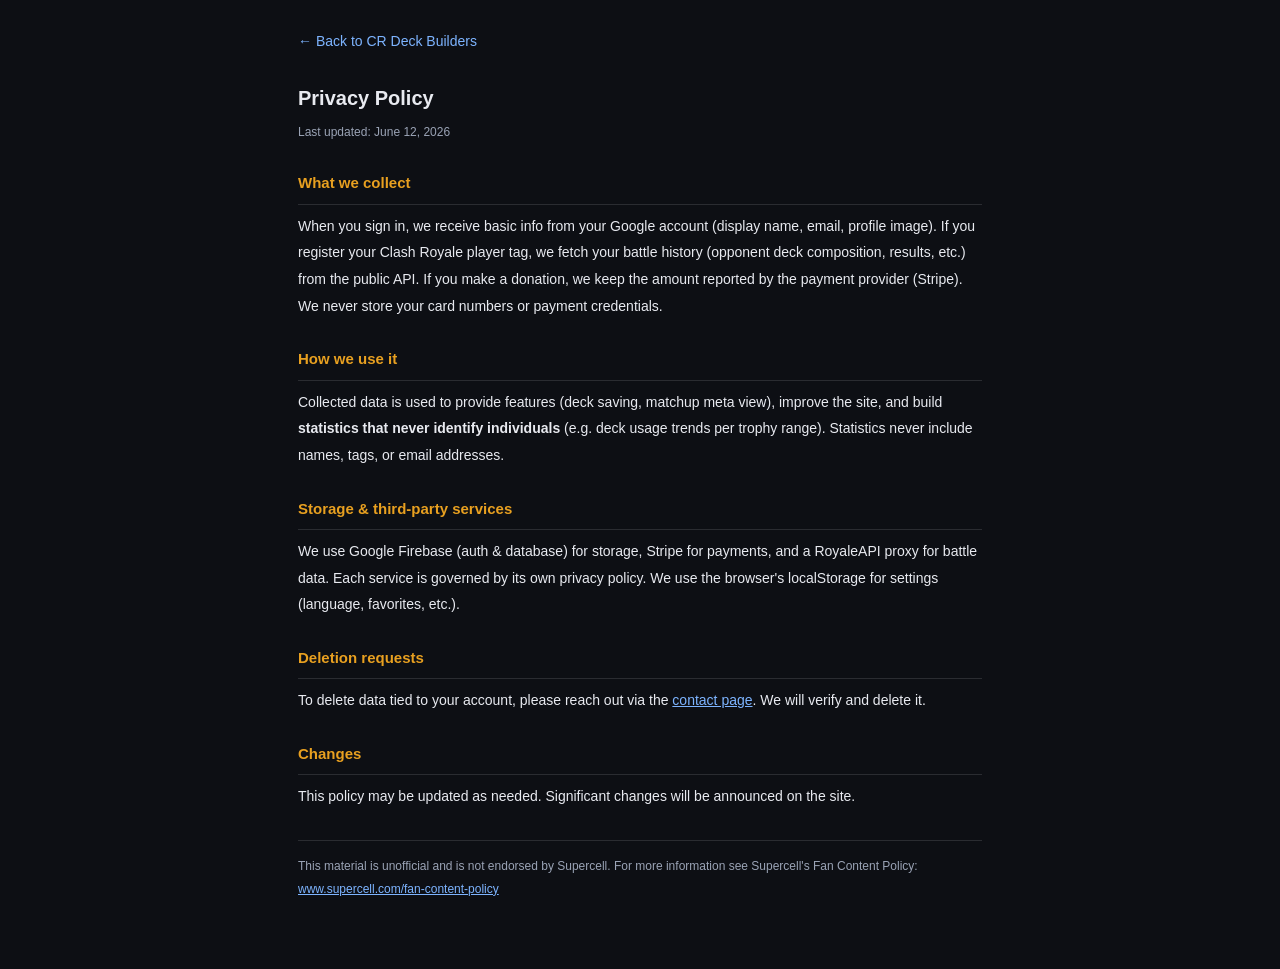
<file: privacy.html>
<!DOCTYPE html>
<html lang="ja">
<head>
<meta charset="UTF-8">
<meta name="viewport" content="width=device-width, initial-scale=1.0, viewport-fit=cover">
<title>プライバシーポリシー | CR Deck Builders</title>
<meta name="robots" content="noindex,follow">
<link rel="canonical" href="https://crdeckbuilders.com/privacy.html">
<link rel="icon" href="/favicon.ico" sizes="any">
<style>
  :root { --bg:#0d0f14; --surface:#161920; --text:#e8eaf0; --dim:#9aa3b5; --gold:#e8a020; --border:rgba(255,255,255,.12); }
  * { box-sizing:border-box; margin:0; padding:0; }
  body { background:var(--bg); color:var(--text); font-family:-apple-system,BlinkMacSystemFont,"Hiragino Sans","Noto Sans JP",sans-serif; font-size:14px; line-height:1.9; }
  .wrap { max-width:720px; margin:0 auto; padding:28px 18px 60px; }
  h1 { font-size:20px; margin:6px 0 4px; }
  .upd { color:var(--dim); font-size:12px; margin-bottom:22px; }
  h2 { font-size:15px; color:var(--gold); margin:26px 0 8px; border-bottom:1px solid var(--border); padding-bottom:6px; }
  p { margin:8px 0; }
  a { color:#7db4ff; }
  .note { color:var(--dim); font-size:12px; margin-top:30px; border-top:1px solid var(--border); padding-top:14px; }
  .back { display:inline-block; margin-bottom:18px; color:#7db4ff; text-decoration:none; }
</style>
</head>
<body>
<div class="wrap">
  <a class="back" href="index.html">← CR Deck Builders に戻る</a>
  <h1>プライバシーポリシー</h1>
  <div class="upd">最終更新：2026年6月12日</div>

  <h2>収集する情報</h2>
  <p data-i18n="pp.collect">ログイン時に、Googleアカウント等の基本情報（表示名・メールアドレス・プロフィール画像）を取得します。任意で登録いただいたクラッシュ・ロワイヤルのプレイヤータグをもとに、公開APIから対戦履歴（対戦相手のデッキ構成・勝敗など）を取得します。支援（寄付）をいただいた場合、決済事業者（Stripe）から通知される金額等の記録を保持します。カード番号などの決済情報そのものを当サイトが保持することはありません。</p>

  <h2>利用目的</h2>
  <p data-i18n="pp.purpose">取得した情報は、デッキ保存・対面メタ表示などの機能提供、サイトの改善、および<b>個人を特定しない形での統計</b>（例：トロフィー帯ごとのデッキ使用傾向の集計）のために利用します。統計データには名前・タグ・メールアドレス等の個人情報は含めません。</p>

  <h2>保存と第三者サービス</h2>
  <p data-i18n="pp.third">データの保存にはGoogle Firebase（認証・データベース）を、決済にはStripeを、対戦データの取得にはRoyaleAPIプロキシを利用しています。各サービスにはそれぞれのプライバシーポリシーが適用されます。ブラウザのlocalStorageを設定（言語・お気に入り等）の保存に使用します。</p>

  <h2>削除のご依頼</h2>
  <p data-i18n="pp.delete">アカウントに紐づくデータの削除をご希望の場合は、<a href="contact.html">お問い合わせ</a>からご連絡ください。確認のうえ削除します。</p>

  <h2>改定</h2>
  <p data-i18n="pp.change">本ポリシーは必要に応じて改定されることがあります。重要な変更がある場合はサイト上でお知らせします。</p>

  <p class="note">This material is unofficial and is not endorsed by Supercell. For more information see Supercell's Fan Content Policy: <a href="https://supercell.com/en/fan-content-policy/" target="_blank" rel="noopener">www.supercell.com/fan-content-policy</a></p>
</div>
<script defer src="i18n.js?v=260627"></script>
</body>
</html>
</file>
